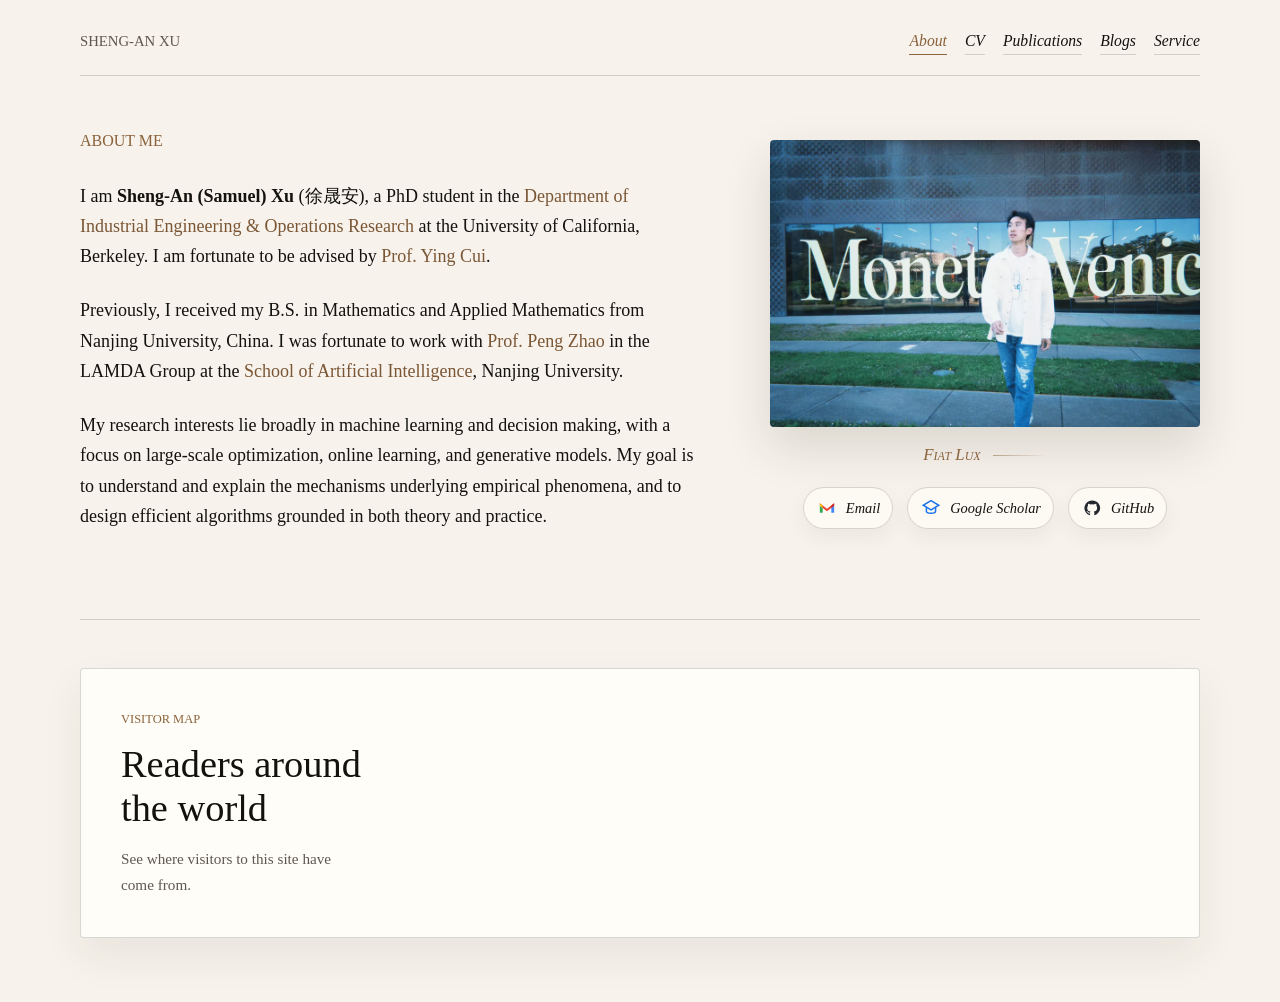
<file: index.html>
<!DOCTYPE html>
<html lang="en">
<head>
  <meta charset="UTF-8">
  <meta name="viewport" content="width=device-width, initial-scale=1.0">
  <meta name="description" content="Personal homepage of Sheng-An (Samuel) Xu.">
  <link rel="stylesheet" href="./Samuel@files/jemdoc.css" type="text/css">
  <link rel="icon" href="data:,">
  <title>Sheng-An (Samuel) Xu</title>
  <style>
    .visitor-map {
      display: grid;
      grid-template-columns: minmax(0, 1fr) minmax(0, 590px);
      align-items: center;
      gap: clamp(28px, 5vw, 64px);
      margin-top: 48px;
      padding: clamp(24px, 4vw, 40px);
      background: var(--paper-strong);
      border: 1px solid var(--line);
      border-radius: 4px;
      box-shadow: var(--soft-shadow);
    }

    .visitor-map-label {
      margin: 0 0 12px;
      color: var(--accent);
      font-size: 0.78rem;
      text-transform: uppercase;
    }

    .visitor-map h2 {
      max-width: 14ch;
      font-size: clamp(1.8rem, 3vw, 2.6rem);
      line-height: 1.15;
    }

    .visitor-map-description {
      max-width: 30ch;
      margin: 16px 0 0;
      color: var(--muted);
      font-size: 0.95rem;
    }

    .visitor-map-graphic {
      min-width: 0;
      overflow: hidden;
      background: #a9d2e8;
      border-radius: 4px;
    }

    @media (max-width: 760px) {
      .visitor-map { grid-template-columns: 1fr; }
      .visitor-map h2, .visitor-map-description { max-width: none; }
    }
  </style>
</head>
<body>
  <main class="page">
    <header class="site-header">
      <p class="small-title"><a href="./index.html">Sheng-An Xu</a></p>
      <nav class="top-links" aria-label="Site navigation">
        <a href="./index.html" aria-current="page">About</a>
        <a href="./cv.html">CV</a>
        <a href="./publications.html">Publications</a>
        <a href="./blogs.html">Blogs</a>
        <a href="./service.html">Service</a>
      </nav>
    </header>

    <section id="about" class="intro" aria-labelledby="about-title">
      <div class="about-text">
        <div class="identity">
          <h1 id="about-title">About me</h1>
        </div>

        <div class="about-copy">
          <p>
            I am <strong>Sheng-An (Samuel) Xu</strong> (徐晟安), a PhD student in the
            <a href="https://ieor.berkeley.edu" target="_blank" rel="noopener">Department of Industrial Engineering &amp; Operations Research</a> at the University of California, Berkeley. I am fortunate to be advised by
            <a href="https://sites.google.com/site/optyingcui/" target="_blank" rel="noopener">Prof. Ying Cui</a>.
          </p>
          <p>
            Previously, I received my B.S. in Mathematics and Applied Mathematics from Nanjing University, China. I was fortunate to work with
            <a href="https://www.pengzhao-ml.com" target="_blank" rel="noopener">Prof. Peng Zhao</a> in the LAMDA Group at the
            <a href="https://ai.nju.edu.cn/main.psp" target="_blank" rel="noopener">School of Artificial Intelligence</a>, Nanjing University.
          </p>
          <p>
            My research interests lie broadly in machine learning and decision making, with a focus on large-scale optimization, online learning, and generative models. My goal is to understand and explain the mechanisms underlying empirical phenomena, and to design efficient algorithms grounded in both theory and practice.
          </p>
        </div>
      </div>

      <figure class="hero-figure">
        <img src="./400.JPG" alt="Sheng-An Xu at the Monet exhibition">
        <p class="latin-motto" style="display: flex; justify-content: center; margin: 14px 0 0;">Fiat Lux</p>
        <figcaption class="profile-links" aria-label="Profile links">
          <a class="profile-link gmail-link" href="mailto:shengan_xu@berkeley.edu" aria-label="Email Sheng-An Xu">
            <span class="icon gmail-icon" aria-hidden="true">
              <svg viewBox="0 0 24 24" focusable="false">
                <path d="M4.2 6.8v10.4h3.1V9.9L12 13.4l4.7-3.5v7.3h3.1V6.8l-7.8 5.9-7.8-5.9z" fill="#ffffff"/>
                <path d="M4.2 6.8l7.8 5.9 7.8-5.9v2.8L12 15.5 4.2 9.6V6.8z" fill="#ea4335"/>
                <path d="M4.2 9.6v7.6h3.1v-5.3L4.2 9.6z" fill="#34a853"/>
                <path d="M16.7 11.9v5.3h3.1V9.6l-3.1 2.3z" fill="#4285f4"/>
                <path d="M4.2 6.8v2.8l3.1 2.3V9.2L4.2 6.8z" fill="#fbbc04"/>
                <path d="M19.8 6.8l-3.1 2.4v2.7l3.1-2.3V6.8z" fill="#c5221f"/>
              </svg>
            </span>
            <span>Email</span>
          </a>
          <a class="profile-link scholar-link" href="https://scholar.google.com/citations?user=NziLUywAAAAJ&hl=en" target="_blank" rel="noopener" aria-label="Google Scholar profile">
            <span class="icon scholar-icon" aria-hidden="true">
              <svg viewBox="0 0 24 24" focusable="false">
                <path d="M12 4l8.5 5L12 14 3.5 9 12 4z" fill="none" stroke="currentColor" stroke-width="1.6"/>
                <path d="M7 11.4v4.1c0 1.1 2.2 2.2 5 2.2s5-1.1 5-2.2v-4.1" fill="none" stroke="currentColor" stroke-width="1.6"/>
              </svg>
            </span>
            <span>Google Scholar</span>
          </a>
          <a class="profile-link github-link" href="https://github.com/samuel-xu825" target="_blank" rel="noopener" aria-label="GitHub profile">
            <span class="icon github-icon" aria-hidden="true">
              <svg viewBox="0 0 24 24" focusable="false">
                <path d="M12 3.8a8.2 8.2 0 0 0-2.6 16c.4.1.5-.2.5-.4v-1.5c-2.2.5-2.7-.9-2.7-.9-.4-.9-.9-1.2-.9-1.2-.8-.5.1-.5.1-.5.8.1 1.3.9 1.3.9.8 1.3 2 1 2.2.8.1-.6.3-1 .5-1.2-1.8-.2-3.6-.9-3.6-4a3.1 3.1 0 0 1 .9-2.2c-.1-.2-.4-1 .1-2.1 0 0 .7-.2 2.3.8a7.7 7.7 0 0 1 4.2 0c1.6-1 2.3-.8 2.3-.8.5 1.1.2 1.9.1 2.1a3.1 3.1 0 0 1 .9 2.2c0 3.1-1.9 3.8-3.6 4 .3.2.5.7.5 1.5v2.1c0 .2.2.5.6.4A8.2 8.2 0 0 0 12 3.8z" fill="currentColor"/>
              </svg>
            </span>
            <span>GitHub</span>
          </a>
        </figcaption>
      </figure>
    </section>

    <section class="visitor-map" aria-labelledby="visitor-map-title">
      <div class="visitor-map-copy">
        <p class="visitor-map-label">Visitor map</p>
        <h2 id="visitor-map-title">Readers around the world</h2>
        <p class="visitor-map-description">See where visitors to this site have come from.</p>
      </div>
      <div class="visitor-map-graphic">
        <script type="text/javascript" id="mapmyvisitors" src="https://mapmyvisitors.com/map.js?cl=fff8e8&amp;w=a&amp;t=tt&amp;d=xekuENbjmhl56r6hR4VfaEEKlAzeSku97NZYEZ5x7Kc&amp;co=a9d2e8&amp;ct=34506a&amp;cmo=e16f59&amp;cmn=e9a45a"></script>
      </div>
    </section>
  </main>
</body>
</html>
</file>
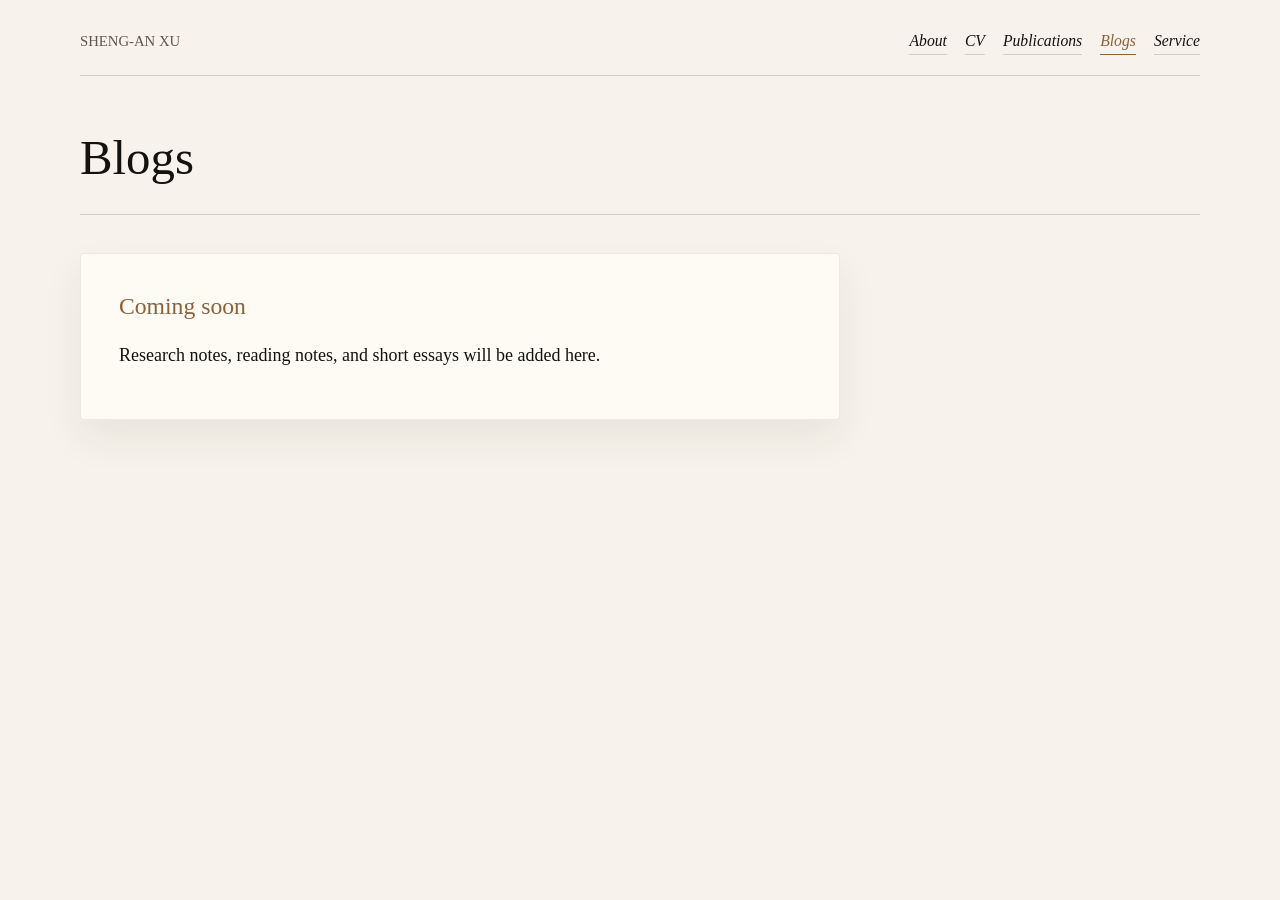
<file: blogs.html>
<!DOCTYPE html>
<html lang="en">
<head>
  <meta charset="UTF-8">
  <meta name="viewport" content="width=device-width, initial-scale=1.0">
  <meta name="description" content="Blogs by Sheng-An (Samuel) Xu.">
  <link rel="stylesheet" href="./Samuel@files/jemdoc.css" type="text/css">
  <link rel="icon" href="data:,">
  <title>Blogs | Sheng-An (Samuel) Xu</title>
</head>
<body>
  <main class="page">
    <header class="site-header">
      <p class="small-title"><a href="./index.html">Sheng-An Xu</a></p>
      <nav class="top-links" aria-label="Site navigation">
        <a href="./index.html">About</a>
        <a href="./cv.html">CV</a>
        <a href="./publications.html">Publications</a>
        <a href="./blogs.html" aria-current="page">Blogs</a>
        <a href="./service.html">Service</a>
      </nav>
    </header>

    <section class="subpage" aria-labelledby="blogs-title">
      <div class="page-heading">
        <div>
          <h1 id="blogs-title">Blogs</h1>
        </div>
      </div>

      <article class="quiet-card">
        <h2>Coming soon</h2>
        <p>Research notes, reading notes, and short essays will be added here.</p>
      </article>
    </section>
  </main>
</body>
</html>
</file>
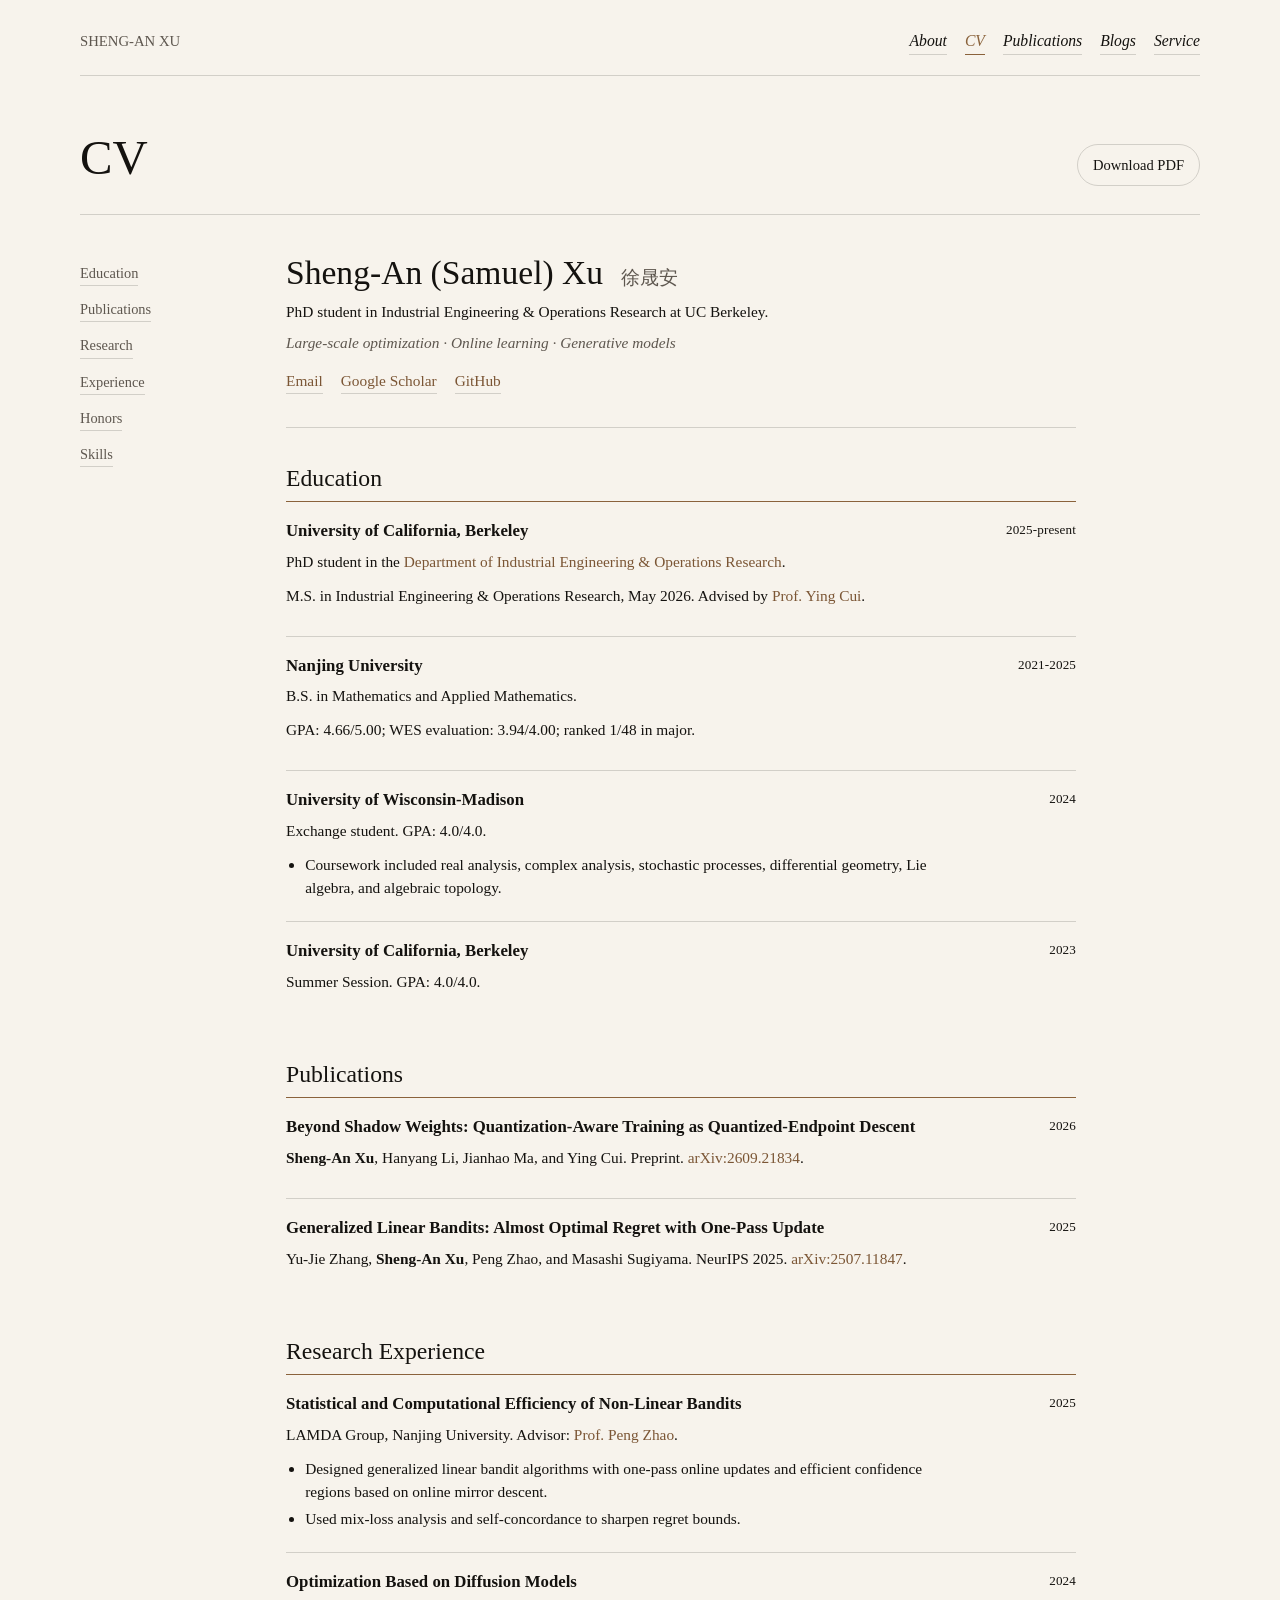
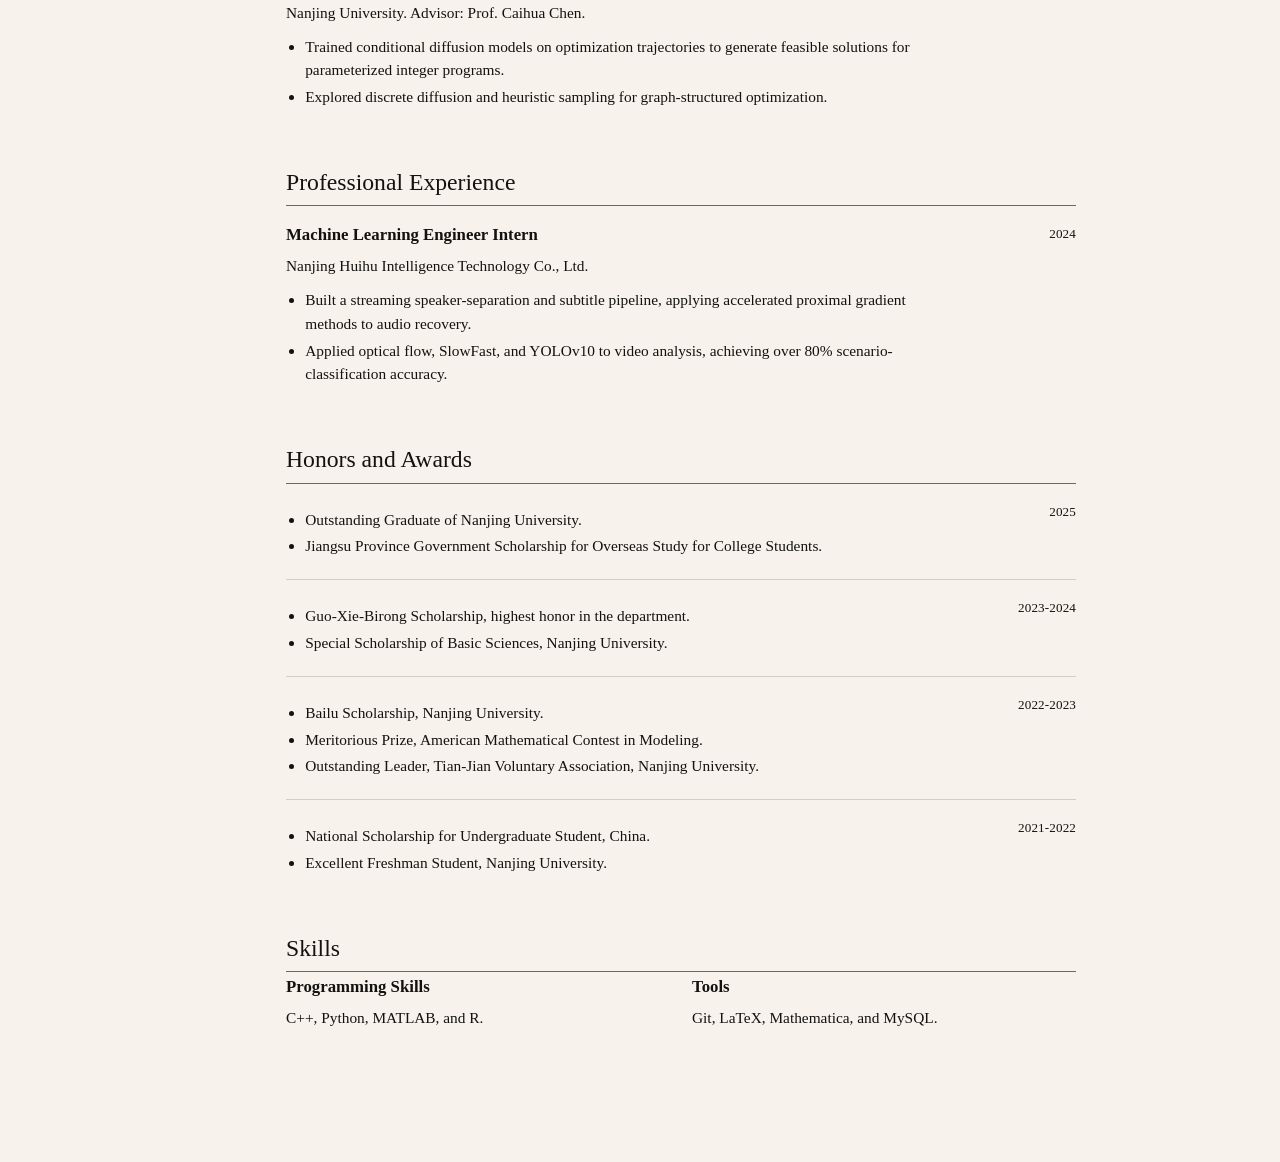
<file: cv.html>
<!DOCTYPE html>
<html lang="en">
<head>
  <meta charset="UTF-8">
  <meta name="viewport" content="width=device-width, initial-scale=1.0">
  <meta name="description" content="CV of Sheng-An (Samuel) Xu.">
  <link rel="stylesheet" href="./Samuel@files/jemdoc.css" type="text/css">
  <link rel="icon" href="data:,">
  <title>CV | Sheng-An (Samuel) Xu</title>
</head>
<body>
  <main class="page">
    <header class="site-header">
      <p class="small-title"><a href="./index.html">Sheng-An Xu</a></p>
      <nav class="top-links" aria-label="Site navigation">
        <a href="./index.html">About</a>
        <a href="./cv.html" aria-current="page">CV</a>
        <a href="./publications.html">Publications</a>
        <a href="./blogs.html">Blogs</a>
        <a href="./service.html">Service</a>
      </nav>
    </header>

    <section class="subpage" aria-labelledby="cv-title">
      <div class="page-heading">
        <div>
          <h1 id="cv-title">CV</h1>
        </div>
        <a class="page-action cv-download" href="./resume/Shengan_Xu_CV.pdf">Download PDF</a>
      </div>

      <div class="cv-shell">
        <aside class="cv-toc" aria-label="CV sections">
          <a href="#education">Education</a>
          <a href="#publications">Publications</a>
          <a href="#research">Research</a>
          <a href="#experience">Experience</a>
          <a href="#honors">Honors</a>
          <a href="#skills">Skills</a>
        </aside>

        <div class="cv-content">
          <header class="cv-intro">
            <h2>Sheng-An (Samuel) Xu <span lang="zh">徐晟安</span></h2>
            <p>PhD student in Industrial Engineering &amp; Operations Research at UC Berkeley.</p>
            <p class="cv-focus">Large-scale optimization · Online learning · Generative models</p>
            <p class="cv-contact">
              <a href="mailto:shengan_xu@berkeley.edu">Email</a>
              <a href="https://scholar.google.com/citations?user=NziLUywAAAAJ&amp;hl=en" target="_blank" rel="noopener">Google Scholar</a>
              <a href="https://github.com/samuel-xu825" target="_blank" rel="noopener">GitHub</a>
            </p>
          </header>

          <section id="education" class="cv-card">
            <h2>Education</h2>

            <article class="cv-item">
              <p class="cv-date">2025-present</p>
              <div>
                <h3>University of California, Berkeley</h3>
                <p>PhD student in the <a href="https://ieor.berkeley.edu" target="_blank" rel="noopener">Department of Industrial Engineering &amp; Operations Research</a>.</p>
                <p>M.S. in Industrial Engineering &amp; Operations Research, May 2026. Advised by <a href="https://sites.google.com/site/optyingcui/" target="_blank" rel="noopener">Prof. Ying Cui</a>.</p>
              </div>
            </article>

            <article class="cv-item">
              <p class="cv-date">2021-2025</p>
              <div>
                <h3>Nanjing University</h3>
                <p>B.S. in Mathematics and Applied Mathematics.</p>
                <p>GPA: 4.66/5.00; WES evaluation: 3.94/4.00; ranked 1/48 in major.</p>
              </div>
            </article>

            <article class="cv-item">
              <p class="cv-date">2024</p>
              <div>
                <h3>University of Wisconsin-Madison</h3>
                <p>Exchange student. GPA: 4.0/4.0.</p>
                <ul>
                  <li>Coursework included real analysis, complex analysis, stochastic processes, differential geometry, Lie algebra, and algebraic topology.</li>
                </ul>
              </div>
            </article>

            <article class="cv-item">
              <p class="cv-date">2023</p>
              <div>
                <h3>University of California, Berkeley</h3>
                <p>Summer Session. GPA: 4.0/4.0.</p>
              </div>
            </article>
          </section>

          <section id="publications" class="cv-card">
            <h2>Publications</h2>

            <article class="cv-item">
              <p class="cv-date">2026</p>
              <div>
                <h3>Beyond Shadow Weights: Quantization-Aware Training as Quantized-Endpoint Descent</h3>
                <p><strong>Sheng-An Xu</strong>, Hanyang Li, Jianhao Ma, and Ying Cui. Preprint. <a href="https://arxiv.org/abs/2609.21834" target="_blank" rel="noopener">arXiv:2609.21834</a>.</p>
              </div>
            </article>

            <article class="cv-item">
              <p class="cv-date">2025</p>
              <div>
                <h3>Generalized Linear Bandits: Almost Optimal Regret with One-Pass Update</h3>
                <p>Yu-Jie Zhang, <strong>Sheng-An Xu</strong>, Peng Zhao, and Masashi Sugiyama. NeurIPS 2025. <a href="https://arxiv.org/abs/2507.11847" target="_blank" rel="noopener">arXiv:2507.11847</a>.</p>
              </div>
            </article>
          </section>

          <section id="research" class="cv-card">
            <h2>Research Experience</h2>

            <article class="cv-item">
              <p class="cv-date">2025</p>
              <div>
                <h3>Statistical and Computational Efficiency of Non-Linear Bandits</h3>
                <p>LAMDA Group, Nanjing University. Advisor: <a href="https://www.pengzhao-ml.com" target="_blank" rel="noopener">Prof. Peng Zhao</a>.</p>
                <ul>
                  <li>Designed generalized linear bandit algorithms with one-pass online updates and efficient confidence regions based on online mirror descent.</li>
                  <li>Used mix-loss analysis and self-concordance to sharpen regret bounds.</li>
                </ul>
              </div>
            </article>

            <article class="cv-item">
              <p class="cv-date">2024</p>
              <div>
                <h3>Optimization Based on Diffusion Models</h3>
                <p>Nanjing University. Advisor: Prof. Caihua Chen.</p>
                <ul>
                  <li>Trained conditional diffusion models on optimization trajectories to generate feasible solutions for parameterized integer programs.</li>
                  <li>Explored discrete diffusion and heuristic sampling for graph-structured optimization.</li>
                </ul>
              </div>
            </article>
          </section>

          <section id="experience" class="cv-card">
            <h2>Professional Experience</h2>
            <article class="cv-item">
              <p class="cv-date">2024</p>
              <div>
                <h3>Machine Learning Engineer Intern</h3>
                <p>Nanjing Huihu Intelligence Technology Co., Ltd.</p>
                <ul>
                  <li>Built a streaming speaker-separation and subtitle pipeline, applying accelerated proximal gradient methods to audio recovery.</li>
                  <li>Applied optical flow, SlowFast, and YOLOv10 to video analysis, achieving over 80% scenario-classification accuracy.</li>
                </ul>
              </div>
            </article>
          </section>

          <section id="honors" class="cv-card">
            <h2>Honors and Awards</h2>
            <article class="cv-item">
              <p class="cv-date">2025</p>
              <div>
                <ul>
                  <li>Outstanding Graduate of Nanjing University.</li>
                  <li>Jiangsu Province Government Scholarship for Overseas Study for College Students.</li>
                </ul>
              </div>
            </article>

            <article class="cv-item">
              <p class="cv-date">2023-2024</p>
              <div>
                <ul>
                  <li>Guo-Xie-Birong Scholarship, highest honor in the department.</li>
                  <li>Special Scholarship of Basic Sciences, Nanjing University.</li>
                </ul>
              </div>
            </article>

            <article class="cv-item">
              <p class="cv-date">2022-2023</p>
              <div>
                <ul>
                  <li>Bailu Scholarship, Nanjing University.</li>
                  <li>Meritorious Prize, American Mathematical Contest in Modeling.</li>
                  <li>Outstanding Leader, Tian-Jian Voluntary Association, Nanjing University.</li>
                </ul>
              </div>
            </article>

            <article class="cv-item">
              <p class="cv-date">2021-2022</p>
              <div>
                <ul>
                  <li>National Scholarship for Undergraduate Student, China.</li>
                  <li>Excellent Freshman Student, Nanjing University.</li>
                </ul>
              </div>
            </article>
          </section>

          <section id="skills" class="cv-card">
            <h2>Skills</h2>
            <div class="skill-grid">
              <div>
                <h3>Programming Skills</h3>
                <p>C++, Python, MATLAB, and R.</p>
              </div>
              <div>
                <h3>Tools</h3>
                <p>Git, LaTeX, Mathematica, and MySQL.</p>
              </div>
            </div>
          </section>
        </div>
      </div>
    </section>
  </main>
</body>
</html>
</file>
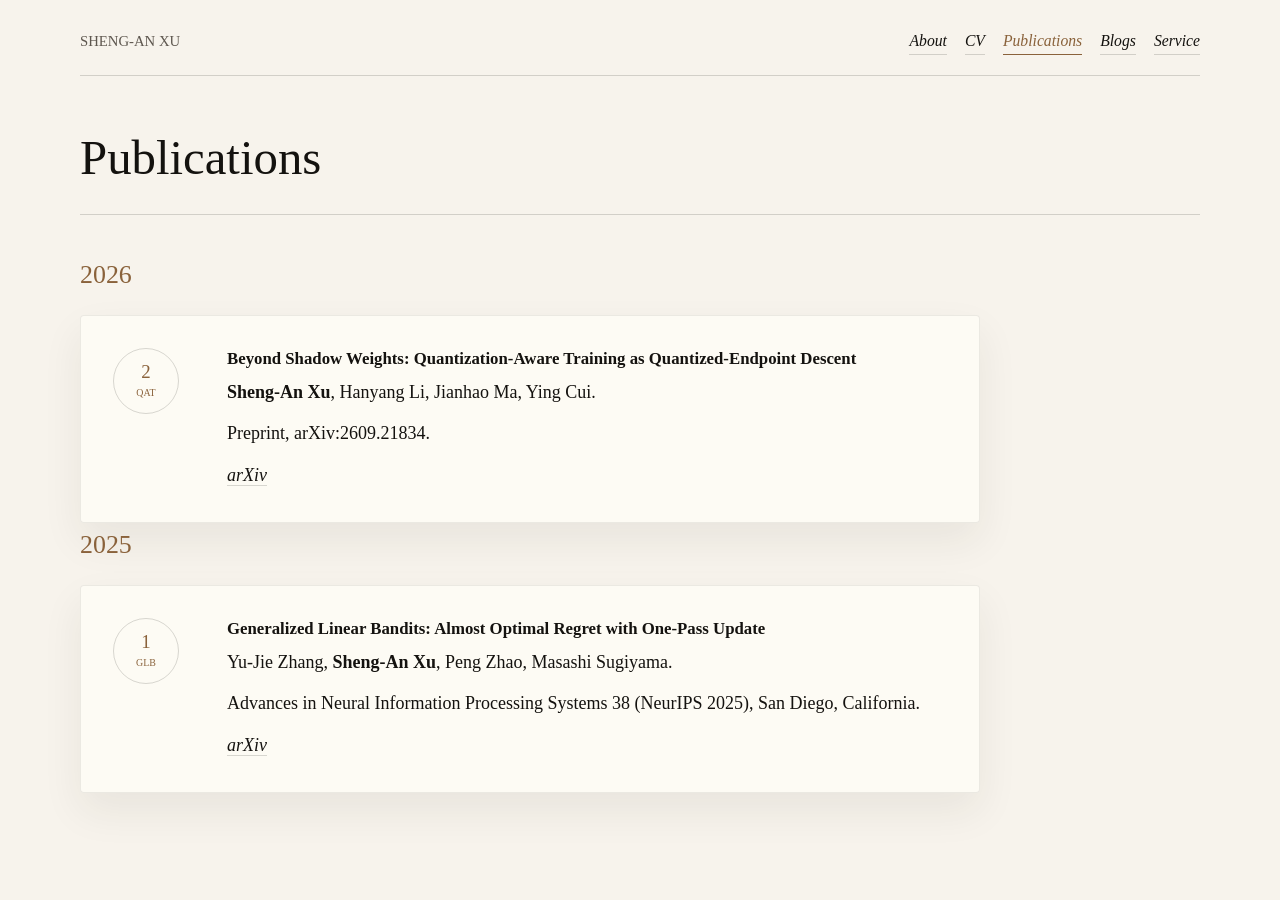
<file: publications.html>
<!DOCTYPE html>
<html lang="en">
<head>
  <meta charset="UTF-8">
  <meta name="viewport" content="width=device-width, initial-scale=1.0">
  <meta name="description" content="Publications of Sheng-An (Samuel) Xu.">
  <link rel="stylesheet" href="./Samuel@files/jemdoc.css" type="text/css">
  <link rel="icon" href="data:,">
  <title>Publications | Sheng-An (Samuel) Xu</title>
</head>
<body>
  <main class="page">
    <header class="site-header">
      <p class="small-title"><a href="./index.html">Sheng-An Xu</a></p>
      <nav class="top-links" aria-label="Site navigation">
        <a href="./index.html">About</a>
        <a href="./cv.html">CV</a>
        <a href="./publications.html" aria-current="page">Publications</a>
        <a href="./blogs.html">Blogs</a>
        <a href="./service.html">Service</a>
      </nav>
    </header>

    <section class="subpage" aria-labelledby="publications-title">
      <div class="page-heading">
        <div>
          <h1 id="publications-title">Publications</h1>
        </div>
      </div>

      <section class="publication-block" aria-labelledby="year-2026">
        <h2 id="year-2026" class="publication-year">2026</h2>

        <article class="publication-item">
          <div class="pub-badge">2<br><span>QAT</span></div>
          <div class="pub-body">
            <h3 class="pub-title">Beyond Shadow Weights: Quantization-Aware Training as Quantized-Endpoint Descent</h3>
            <p class="pub-authors"><strong>Sheng-An Xu</strong>, Hanyang Li, Jianhao Ma, Ying Cui.</p>
            <p class="pub-venue">Preprint, arXiv:2609.21834.</p>
            <p class="pub-links">
              <a href="https://arxiv.org/abs/2609.21834" target="_blank" rel="noopener">arXiv</a>
            </p>
          </div>
        </article>
      </section>

      <section class="publication-block" aria-labelledby="year-2025">
        <h2 id="year-2025" class="publication-year">2025</h2>

        <article class="publication-item">
          <div class="pub-badge">1<br><span>GLB</span></div>
          <div class="pub-body">
            <h3 class="pub-title">Generalized Linear Bandits: Almost Optimal Regret with One-Pass Update</h3>
            <p class="pub-authors">Yu-Jie Zhang, <strong>Sheng-An Xu</strong>, Peng Zhao, Masashi Sugiyama.</p>
            <p class="pub-venue">Advances in Neural Information Processing Systems 38 (NeurIPS 2025), San Diego, California.</p>
            <p class="pub-links">
              <a href="https://arxiv.org/abs/2507.11847" target="_blank" rel="noopener">arXiv</a>
            </p>
          </div>
        </article>
      </section>
    </section>
  </main>
</body>
</html>
</file>
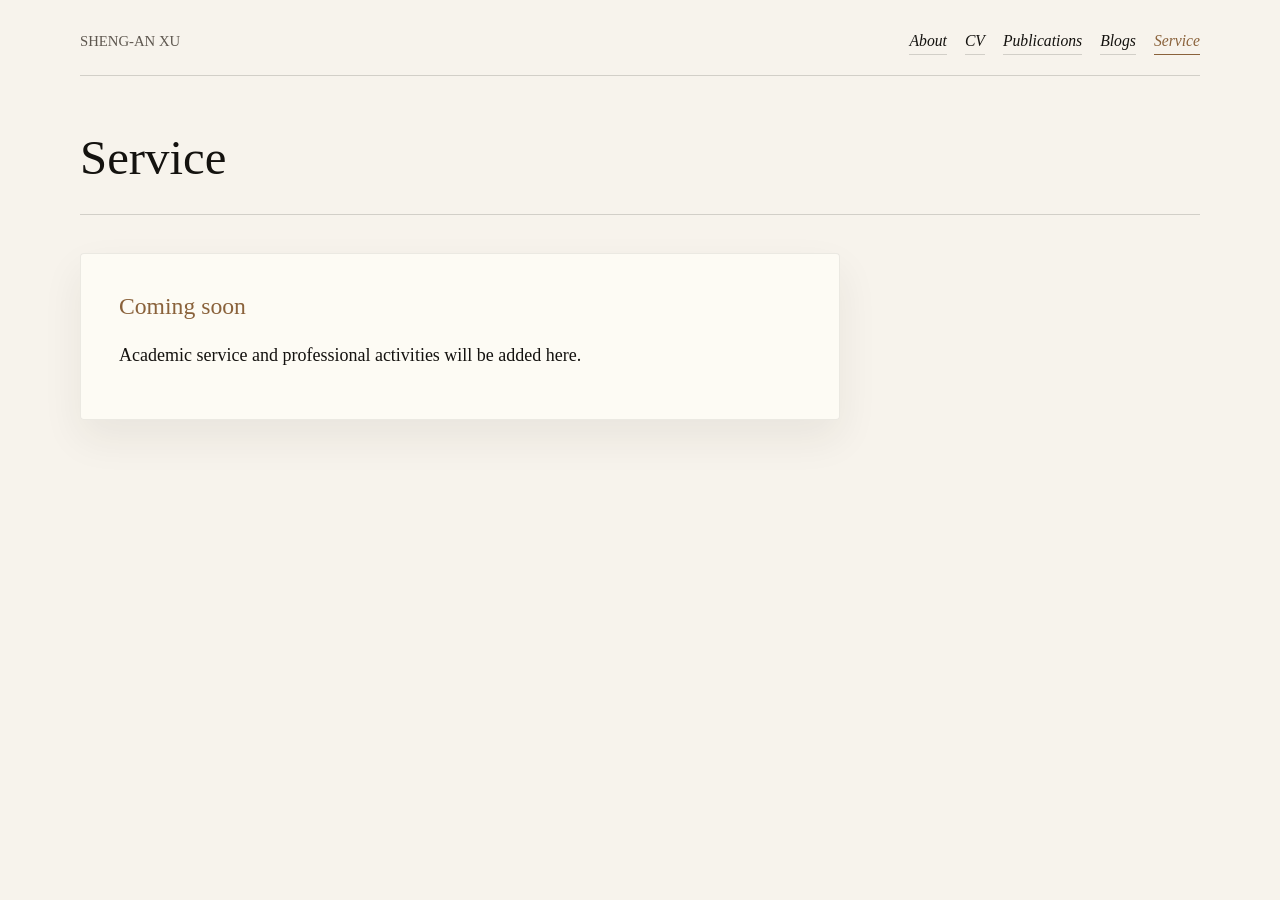
<file: service.html>
<!DOCTYPE html>
<html lang="en">
<head>
  <meta charset="UTF-8">
  <meta name="viewport" content="width=device-width, initial-scale=1.0">
  <meta name="description" content="Academic service of Sheng-An (Samuel) Xu.">
  <link rel="stylesheet" href="./Samuel@files/jemdoc.css" type="text/css">
  <link rel="icon" href="data:,">
  <title>Service | Sheng-An (Samuel) Xu</title>
</head>
<body>
  <main class="page">
    <header class="site-header">
      <p class="small-title"><a href="./index.html">Sheng-An Xu</a></p>
      <nav class="top-links" aria-label="Site navigation">
        <a href="./index.html">About</a>
        <a href="./cv.html">CV</a>
        <a href="./publications.html">Publications</a>
        <a href="./blogs.html">Blogs</a>
        <a href="./service.html" aria-current="page">Service</a>
      </nav>
    </header>

    <section class="subpage" aria-labelledby="service-title">
      <div class="page-heading">
        <div>
          <h1 id="service-title">Service</h1>
        </div>
      </div>

      <article class="quiet-card">
        <h2>Coming soon</h2>
        <p>Academic service and professional activities will be added here.</p>
      </article>
    </section>
  </main>
</body>
</html>
</file>
<file: Samuel@files/jemdoc.css>
:root {
  --paper: #f7f3ec;
  --paper-strong: #fffdf7;
  --ink: #14120f;
  --muted: #5e574f;
  --line: rgba(23, 20, 17, 0.16);
  --accent: #8a623b;
  --link: #7b5635;
  --link-hover: #4d3421;
  --soft-shadow: 0 18px 42px rgba(44, 36, 27, 0.07);
}

* {
  box-sizing: border-box;
}

html {
  scroll-behavior: smooth;
}

body {
  margin: 0;
  background: var(--paper);
  color: var(--ink);
  font-family: Palatino, "Palatino Linotype", "Book Antiqua", Georgia, "Times New Roman", serif;
  font-size: 18px;
  line-height: 1.68;
  overflow-wrap: break-word;
}

a {
  color: var(--link);
  text-decoration: none;
  overflow-wrap: anywhere;
}

a:hover {
  color: var(--link-hover);
}

.page {
  width: min(1120px, calc(100% - 44px));
  margin: 0 auto;
  padding: 28px 0 64px;
}

.site-header {
  display: flex;
  align-items: center;
  justify-content: space-between;
  gap: 24px;
  padding: 0 0 20px;
  border-bottom: 1px solid var(--line);
}

.small-title {
  margin: 0;
  color: var(--muted);
  font-size: 0.92rem;
  letter-spacing: 0;
  text-transform: uppercase;
}

.small-title a {
  color: inherit;
}

.top-links {
  display: flex;
  flex-wrap: wrap;
  justify-content: flex-end;
  gap: 18px;
  font-size: 0.98rem;
  font-style: italic;
}

.top-links a,
.module a {
  color: var(--ink);
  border-bottom: 1px solid var(--line);
}

.top-links a:hover,
.top-links a[aria-current="page"],
.module a:hover {
  color: var(--accent);
  border-bottom-color: var(--accent);
}

.intro {
  display: grid;
  grid-template-columns: minmax(0, 1fr) minmax(300px, 430px);
  align-items: start;
  gap: clamp(34px, 6vw, 76px);
  padding: 54px 0 64px;
  border-bottom: 1px solid var(--line);
}

.about-text {
  min-width: 0;
}

.hero-figure {
  justify-self: end;
  width: min(100%, 430px);
  margin: 10px 0 0;
  padding: 0;
}

.hero-figure img {
  display: block;
  width: 100%;
  height: auto;
  border-radius: 4px;
  box-shadow: 0 20px 48px rgba(46, 37, 28, 0.14);
}

.profile-links {
  display: flex;
  justify-content: center;
  gap: 14px;
  margin-top: 18px;
}

.profile-link {
  display: inline-flex;
  align-items: center;
  gap: 8px;
  padding: 8px 12px;
  color: var(--ink);
  background: rgba(255, 253, 247, 0.72);
  border: 1px solid var(--line);
  border-radius: 999px;
  font-size: 0.9rem;
  font-style: italic;
  box-shadow: 0 8px 20px rgba(52, 43, 33, 0.06);
}

.profile-link:hover {
  color: var(--link);
  border-color: rgba(123, 86, 53, 0.32);
}

.icon {
  display: inline-flex;
  align-items: center;
  justify-content: center;
  width: 22px;
  height: 22px;
}

.icon svg {
  display: block;
  width: 22px;
  height: 22px;
}

.gmail-icon {
  color: #c74636;
}

.scholar-icon {
  color: #1a73e8;
}

.github-icon {
  color: #24292f;
}

.module-label {
  margin: 0 0 16px;
  color: var(--accent);
  font-size: 0.82rem;
  letter-spacing: 0;
  text-transform: uppercase;
}

h2 {
  margin: 0;
  font-weight: 400;
  letter-spacing: 0;
}

h1 {
  margin: 0;
  color: var(--accent);
  font-size: 1rem;
  font-weight: 400;
  letter-spacing: 0;
  line-height: 1.4;
  text-transform: uppercase;
}

.identity {
  margin-bottom: 28px;
}

.latin-motto {
  display: inline-flex;
  align-items: center;
  gap: 12px;
  margin: 12px 0 0;
  color: var(--accent);
  font-size: 1.05rem;
  font-style: italic;
  font-variant: small-caps;
}

.latin-motto::after {
  content: "";
  width: 54px;
  height: 1px;
  background: linear-gradient(to right, rgba(138, 98, 59, 0.52), rgba(138, 98, 59, 0));
}

.chinese-name {
  margin: 28px 0 0;
  font-family: KaiTi, STKaiti, "楷体", "Kaiti SC", serif;
  font-size: 2rem;
  letter-spacing: 0.22em;
}

.about-copy {
  max-width: 660px;
  min-width: 0;
}

.about-copy p {
  margin: 0 0 24px;
  color: var(--ink);
}

.modules {
  display: grid;
  grid-template-columns: repeat(2, minmax(0, 1fr));
  gap: 22px;
  padding-top: 42px;
}

.module {
  min-height: 218px;
  padding: 30px;
  background: rgba(255, 253, 247, 0.72);
  border: 1px solid rgba(23, 20, 17, 0.08);
  border-radius: 4px;
  box-shadow: var(--soft-shadow);
}

.module h2 {
  margin-bottom: 16px;
  font-size: clamp(1.75rem, 3.6vw, 2.75rem);
  line-height: 1.08;
}

.module p {
  margin: 0 0 24px;
  color: var(--muted);
}

.module a {
  font-style: italic;
}

.subpage {
  padding: 56px 0 20px;
}

.page-heading {
  display: flex;
  align-items: flex-end;
  justify-content: space-between;
  gap: 24px;
  margin-bottom: 38px;
  padding-bottom: 28px;
  border-bottom: 1px solid var(--line);
}

.page-heading h1 {
  margin: 0;
  color: var(--ink);
  font-size: clamp(2.05rem, 4vw, 3.05rem);
  font-weight: 400;
  letter-spacing: 0;
  line-height: 1.1;
  text-transform: none;
}

.eyebrow {
  margin: 0 0 12px;
  color: var(--accent);
  font-size: 0.78rem;
  letter-spacing: 0;
  text-transform: uppercase;
}

.page-action {
  color: var(--ink);
  border-bottom: 1px solid var(--line);
  font-style: italic;
  white-space: nowrap;
}

.page-action:hover {
  color: var(--accent);
  border-bottom-color: var(--accent);
}

.cv-shell {
  display: grid;
  grid-template-columns: 160px minmax(0, 1fr);
  gap: clamp(24px, 5vw, 46px);
  align-items: start;
}

.cv-toc {
  position: sticky;
  top: 24px;
  display: flex;
  flex-direction: column;
  gap: 11px;
  padding-top: 8px;
  color: var(--muted);
  font-size: 0.9rem;
}

.cv-toc a {
  width: fit-content;
  color: var(--muted);
  border-bottom: 1px solid var(--line);
}

.cv-toc a:hover {
  color: var(--accent);
  border-bottom-color: var(--accent);
}

.cv-card,
.quiet-card,
.publication-item {
  background: rgba(255, 253, 247, 0.78);
  border: 1px solid rgba(23, 20, 17, 0.08);
  border-radius: 4px;
  box-shadow: var(--soft-shadow);
}

.cv-card {
  margin-bottom: 38px;
  padding: 0;
  background: transparent;
  border: 0;
  border-radius: 0;
  box-shadow: none;
}

.cv-content {
  max-width: 790px;
  font-size: 0.96rem;
  line-height: 1.55;
}

.cv-download {
  padding: 8px 15px;
  border: 1px solid var(--line);
  border-radius: 999px;
  font-size: 0.91rem;
  font-style: normal;
}

.cv-download:hover {
  border-color: var(--accent);
}

.cv-intro {
  margin-bottom: 36px;
  padding: 0 0 26px;
  border-bottom: 1px solid var(--line);
}

.cv-intro h2 {
  margin: 0 0 7px;
  font-size: clamp(1.65rem, 3vw, 2.1rem);
  font-weight: 400;
  line-height: 1.2;
}

.cv-intro h2 span {
  margin-left: 10px;
  color: var(--muted);
  font-size: 0.56em;
  white-space: nowrap;
}

.cv-intro p {
  margin: 0 0 7px;
}

.cv-intro .cv-focus {
  color: var(--muted);
  font-style: italic;
}

.cv-contact {
  display: flex;
  flex-wrap: wrap;
  gap: 18px;
  margin-top: 14px !important;
}

.cv-contact a {
  border-bottom: 1px solid var(--line);
}

.cv-card h2 {
  margin: 0 0 4px;
  padding-bottom: 9px;
  color: var(--ink);
  border-bottom: 1px solid var(--accent);
  font-size: 1.48rem;
  line-height: 1.2;
}

.quiet-card h2 {
  margin: 0 0 20px;
  color: var(--accent);
  font-size: 1.48rem;
  line-height: 1.2;
}

.info-list {
  margin: 0;
}

.info-list div {
  display: grid;
  grid-template-columns: 130px minmax(0, 1fr);
  gap: 18px;
  padding: 12px 0;
  border-top: 1px solid var(--line);
}

.info-list div:first-child {
  border-top: 0;
  padding-top: 0;
}

.info-list dt {
  color: var(--accent);
  font-size: 0.86rem;
  letter-spacing: 0;
  text-transform: uppercase;
}

.info-list dd {
  margin: 0;
}

.cv-item {
  display: grid;
  grid-template-columns: minmax(0, 1fr) 118px;
  gap: 20px;
  padding: 18px 0;
  border-top: 1px solid var(--line);
}

.cv-card h2 + .cv-item {
  padding-top: 14px;
  border-top: 0;
}

.cv-item > div {
  grid-column: 1;
  grid-row: 1;
}

.cv-date {
  grid-column: 2;
  grid-row: 1;
  margin: 0;
  color: var(--accent);
  font-size: 0.82rem;
  letter-spacing: 0.01em;
  text-align: right;
}

.cv-item h3,
.skill-grid h3,
.pub-title {
  margin: 0 0 8px;
  color: var(--ink);
  font-size: 1.05rem;
  line-height: 1.3;
}

.cv-item p,
.skill-grid p,
.quiet-card p,
.pub-authors,
.pub-venue {
  margin: 0 0 10px;
  color: var(--ink);
}

.cv-item ul {
  margin: 6px 0 0;
  padding-left: 1.2rem;
  color: var(--ink);
}

.cv-item li {
  margin-bottom: 3px;
}

.skill-grid {
  display: grid;
  grid-template-columns: repeat(3, minmax(0, 1fr));
  gap: 22px;
}

.cv-card .skill-grid {
  grid-template-columns: repeat(2, minmax(0, 1fr));
}

.publication-block {
  max-width: 900px;
}

.publication-year {
  margin: 0 0 18px;
  color: var(--accent);
  font-size: 1.62rem;
}

.publication-item {
  display: grid;
  grid-template-columns: 90px minmax(0, 1fr);
  gap: 24px;
  padding: clamp(22px, 4vw, 32px);
}

.pub-badge {
  display: flex;
  flex-direction: column;
  align-items: center;
  justify-content: center;
  width: 66px;
  height: 66px;
  color: var(--accent);
  border: 1px solid var(--line);
  border-radius: 50%;
  font-size: 1.18rem;
  line-height: 1;
}

.pub-badge span {
  margin-top: 6px;
  font-size: 0.62rem;
  letter-spacing: 0;
}

.pub-links {
  margin: 12px 0 0;
}

.pub-links a {
  color: var(--ink);
  border-bottom: 1px solid var(--line);
  font-style: italic;
}

.pub-links a:hover {
  color: var(--accent);
  border-bottom-color: var(--accent);
}

.quiet-card {
  max-width: 760px;
  padding: clamp(24px, 5vw, 38px);
}

:lang(zh) {
  font-family: KaiTi, STKaiti, "楷体", "Kaiti SC", serif;
}

@media (max-width: 860px) {
  body {
    font-size: 17px;
  }

  .intro {
    display: block;
  }

  .site-header {
    display: block;
  }

  .top-links {
    justify-content: flex-start;
    margin-top: 10px;
  }

  .identity {
    margin-bottom: 28px;
  }

  .hero-figure {
    width: min(100%, 560px);
    margin: 32px 0 0 auto;
  }

  .profile-links {
    justify-content: flex-start;
  }

  .modules {
    grid-template-columns: 1fr;
  }

  .page-heading {
    display: block;
  }

  .page-action {
    display: inline-block;
    margin-top: 16px;
  }

  .cv-shell {
    display: block;
  }

  .cv-toc {
    position: static;
    flex-direction: row;
    flex-wrap: wrap;
    margin-bottom: 22px;
    padding-top: 0;
  }

  .skill-grid {
    grid-template-columns: 1fr;
  }

  .cv-card .skill-grid {
    grid-template-columns: 1fr;
  }
}

@media (max-width: 520px) {
  body {
    font-size: 16.5px;
  }

  .page {
    width: min(100% - 28px, 1180px);
    padding-top: 18px;
  }

  h1 {
    font-size: 0.94rem;
  }

  .chinese-name {
    font-size: 1.62rem;
  }

  .module {
    min-height: auto;
    padding: 24px;
  }

  .cv-card,
  .quiet-card,
  .publication-item {
    padding: 26px;
  }

  .cv-card {
    padding: 0;
  }

  .profile-links {
    display: grid;
    grid-template-columns: 1fr;
    gap: 10px;
  }

  .profile-link {
    justify-content: center;
  }

  .info-list div,
  .cv-item,
  .publication-item {
    display: block;
  }

  .info-list dt,
  .cv-date {
    margin-bottom: 6px;
  }

  .cv-date {
    text-align: left;
  }

  .info-list dd,
  .cv-item p,
  .cv-item li,
  .pub-body {
    overflow-wrap: anywhere;
  }

  .pub-badge {
    margin-bottom: 18px;
  }
}
</file>
